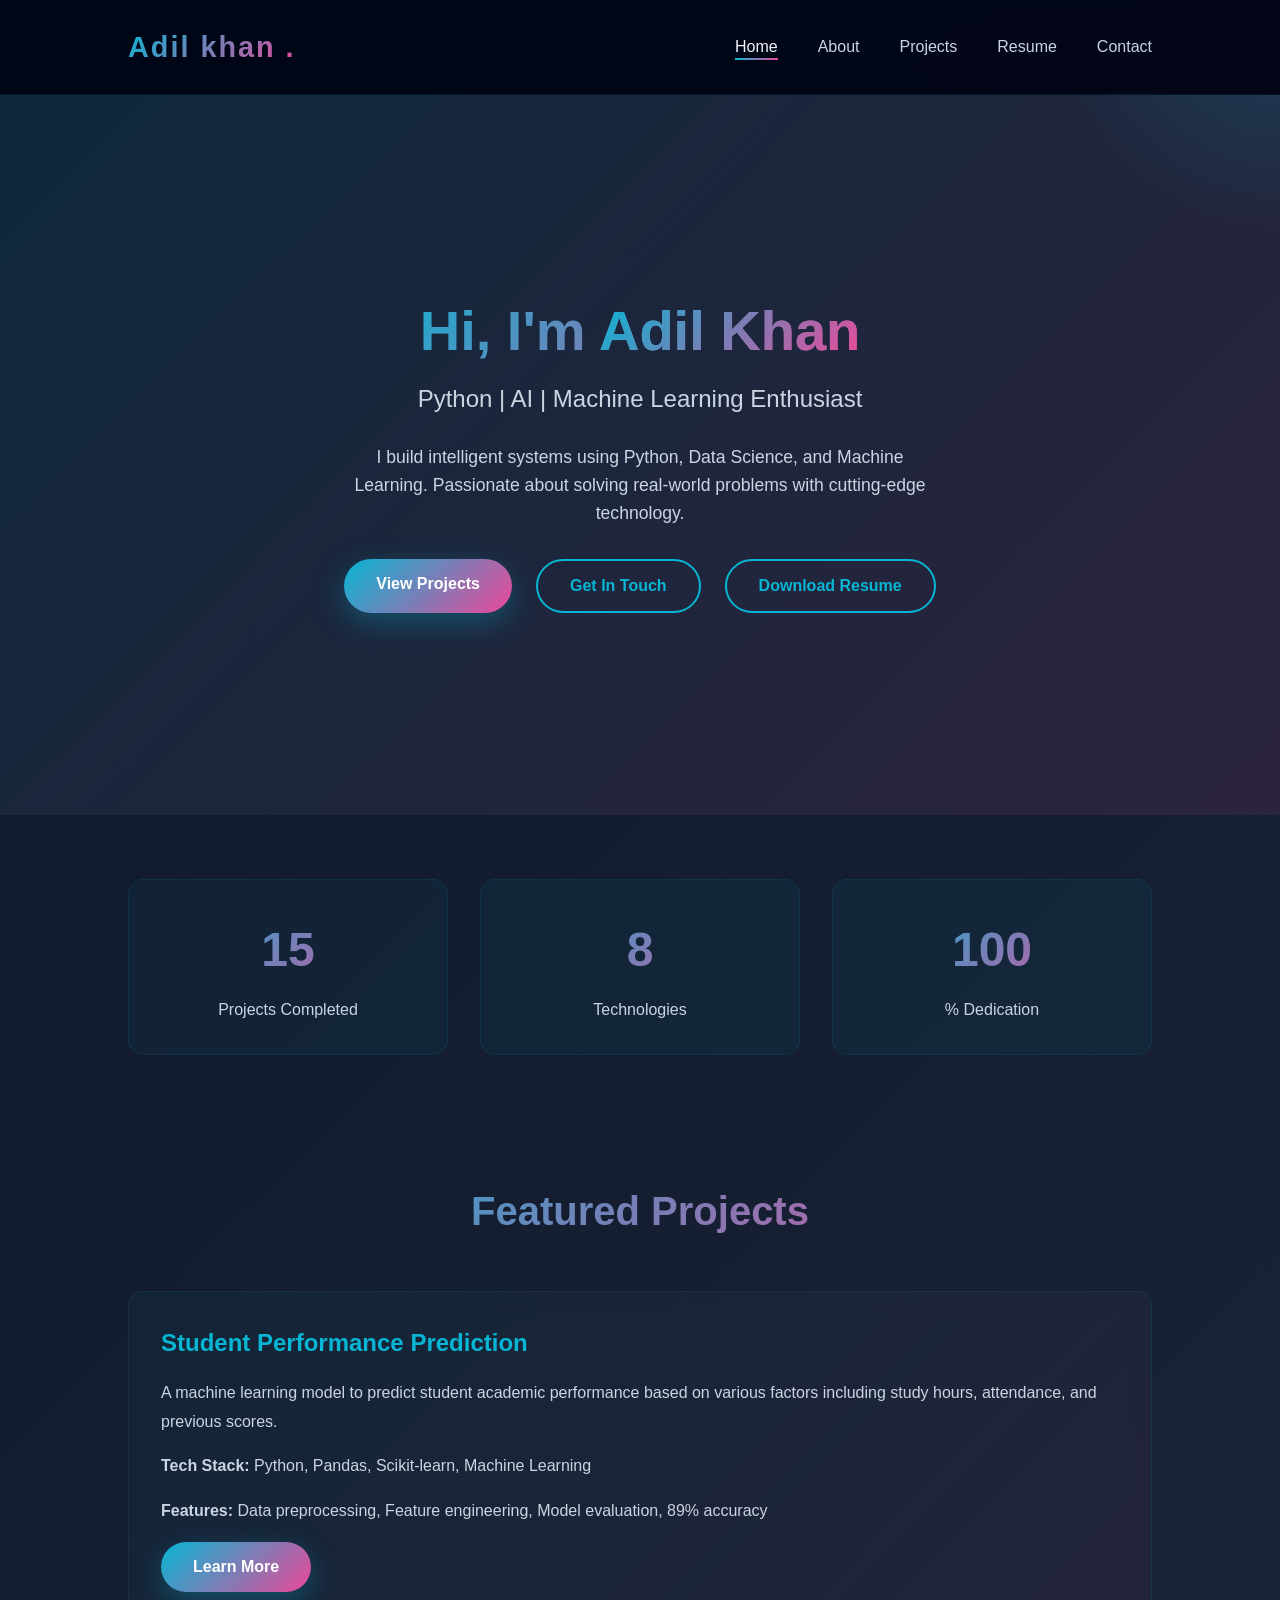
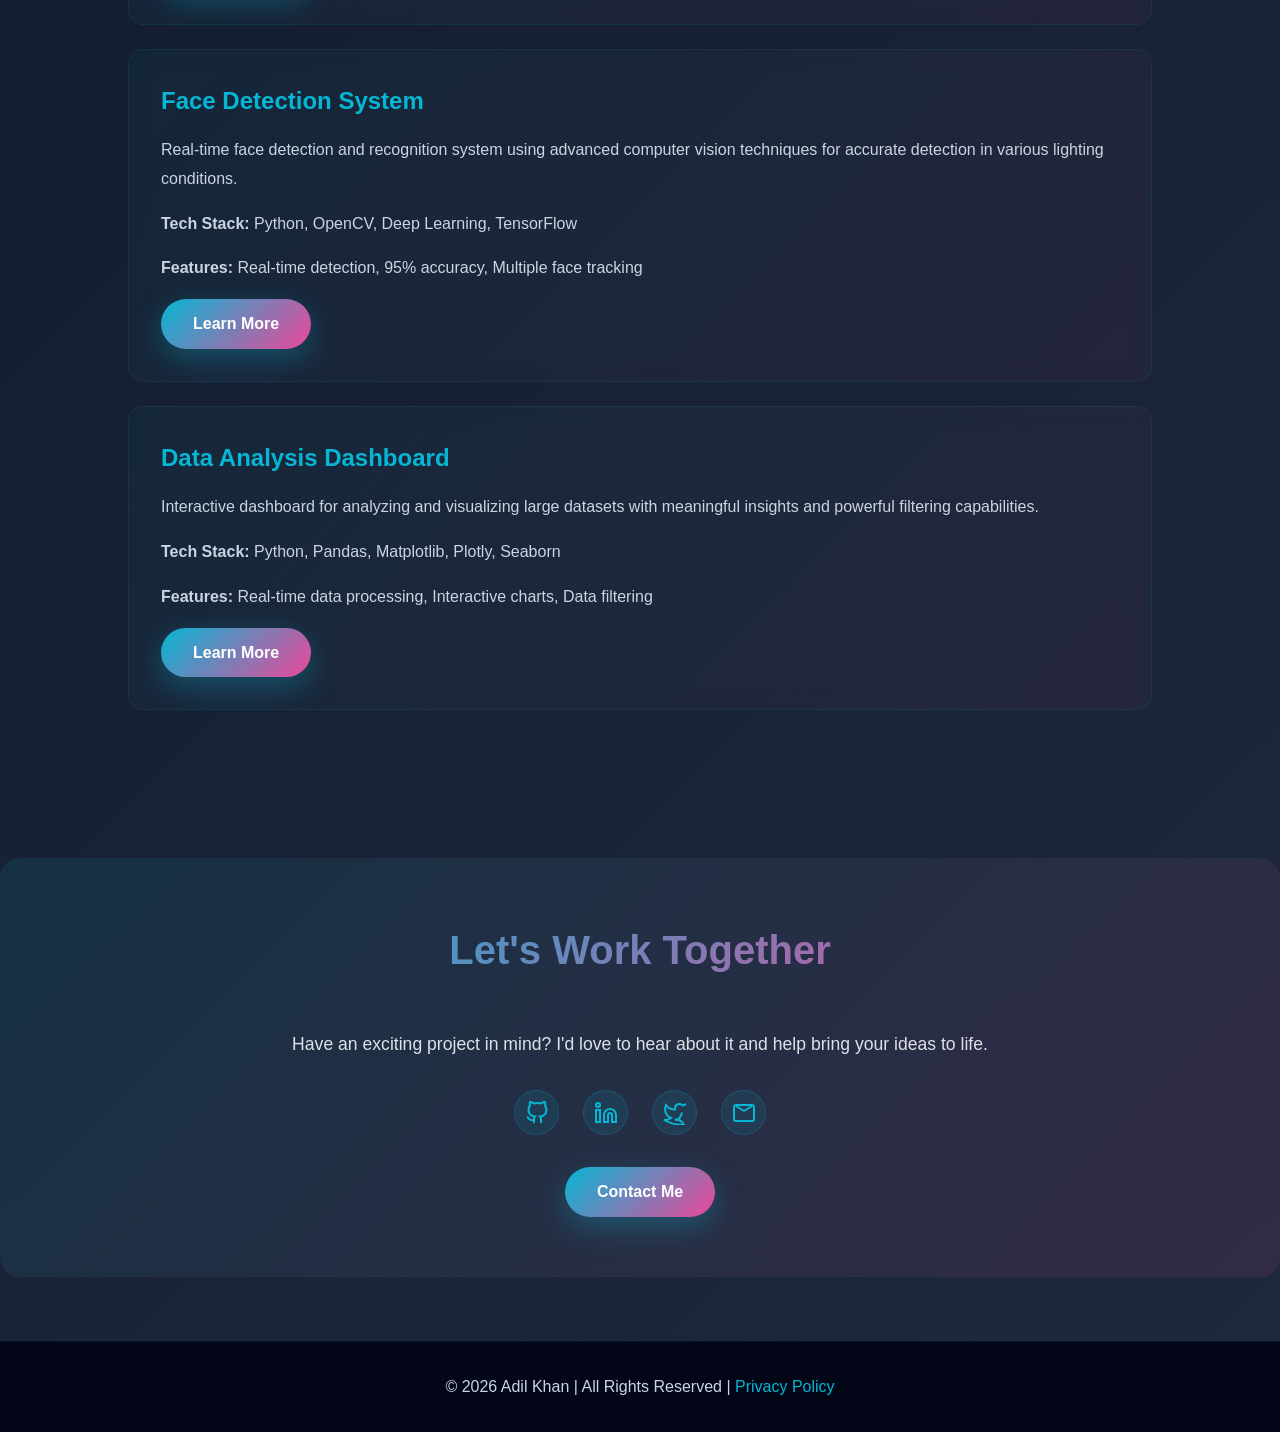
<file: index.html>
<!DOCTYPE html>
<html lang="en">
<head>
    <meta charset="UTF-8">
    <meta name="viewport" content="width=device-width, initial-scale=1.0">
    <title>Adil Khan | Portfolio</title>

    <link rel="stylesheet" href="css/style.css">
</head>
<body>

<!-- ===== NAVBAR ===== -->
<header>
    <nav class="navbar">
        <h2 class="logo">Adil khan <span>.</span></h2>
        <ul class="nav-links">
            <li><a href="index.html" class="active">Home</a></li>
            <li><a href="about.html">About</a></li>
            <li><a href="projects.html">Projects</a></li>
            <li><a href="resume.html">Resume</a></li>
            <li><a href="contact.html">Contact</a></li>
        </ul>
    </nav>
</header>

<!-- ===== HERO SECTION ===== -->
<section class="hero">
    <div class="hero-content">
        <h1>Hi, I'm <span>Adil Khan</span></h1>
        <h3>Python | AI | Machine Learning Enthusiast</h3>
        <p>
            I build intelligent systems using Python, Data Science, 
            and Machine Learning. Passionate about solving real-world 
            problems with cutting-edge technology.
        </p>

        <div class="hero-buttons">
            <a href="projects.html" class="btn">View Projects</a>
            <a href="contact.html" class="btn btn-outline">Get In Touch</a>
            <a href="resume.txt" download="Sohil_Khan_Resume.txt" class="btn btn-outline">Download Resume</a>
        </div>
    </div>
</section>

<!-- ===== STATS SECTION ===== -->
<section class="stats">
    <div class="stat">
        <div class="stat-number">15</div>
        <div class="stat-label">Projects Completed</div>
    </div>
    <div class="stat">
        <div class="stat-number">8</div>
        <div class="stat-label">Technologies</div>
    </div>
    <div class="stat">
        <div class="stat-number">100</div>
        <div class="stat-label">% Dedication</div>
    </div>
</section>

<!-- ===== FEATURED PROJECTS ===== -->
<section id="projects" class="projects-section">
    <h1>Featured Projects</h1>
    
    <div class="project-card">
        <h3>Student Performance Prediction</h3>
        <p>A machine learning model to predict student academic performance based on various factors including study hours, attendance, and previous scores.</p>
        <p><strong>Tech Stack:</strong> Python, Pandas, Scikit-learn, Machine Learning</p>
        <p><strong>Features:</strong> Data preprocessing, Feature engineering, Model evaluation, 89% accuracy</p>
        <a href="projects.html" class="btn">Learn More</a>
    </div>

    <div class="project-card">
        <h3>Face Detection System</h3>
        <p>Real-time face detection and recognition system using advanced computer vision techniques for accurate detection in various lighting conditions.</p>
        <p><strong>Tech Stack:</strong> Python, OpenCV, Deep Learning, TensorFlow</p>
        <p><strong>Features:</strong> Real-time detection, 95% accuracy, Multiple face tracking</p>
        <a href="projects.html" class="btn">Learn More</a>
    </div>

    <div class="project-card">
        <h3>Data Analysis Dashboard</h3>
        <p>Interactive dashboard for analyzing and visualizing large datasets with meaningful insights and powerful filtering capabilities.</p>
        <p><strong>Tech Stack:</strong> Python, Pandas, Matplotlib, Plotly, Seaborn</p>
        <p><strong>Features:</strong> Real-time data processing, Interactive charts, Data filtering</p>
        <a href="projects.html" class="btn">Learn More</a>
    </div>
</section>

<!-- ===== CTA SECTION ===== -->
<section id="contact-cta" class="cta-section">
    <h1>Let's Work Together</h1>
    <p style="font-size: 1.1rem; margin-bottom: 2rem; opacity: 0.9;">
        Have an exciting project in mind? I'd love to hear about it and help bring your ideas to life.
    </p>
    <div class="social-links" style="justify-content: center; margin-bottom: 2rem;">
        <a href="https://github.com" target="_blank" rel="noopener noreferrer" title="GitHub">
            <svg width="24" height="24" viewBox="0 0 24 24" fill="none" stroke="currentColor" stroke-width="2">
                <path d="M9 19c-5 1.5-5-2.5-7-3m14 6v-3.87a3.37 3.37 0 0 0-.94-2.61c3.14-.35 6.44-1.54 6.44-7A5.44 5.44 0 0 0 20 4.77 5.07 5.07 0 0 0 19.91 1S18.73.65 16 2.48a13.38 13.38 0 0 0-7 0C6.27.65 5.09 1 5.09 1A5.07 5.07 0 0 0 5 4.77a5.44 5.44 0 0 0-1.5 3.78c0 5.42 3.3 6.61 6.44 7A3.37 3.37 0 0 0 9 18.13V22"></path>
            </svg>
        </a>
        <a href="https://linkedin.com" target="_blank" rel="noopener noreferrer" title="LinkedIn">
            <svg width="24" height="24" viewBox="0 0 24 24" fill="none" stroke="currentColor" stroke-width="2">
                <path d="M16 8a6 6 0 0 1 6 6v7h-4v-7a2 2 0 0 0-2-2 2 2 0 0 0-2 2v7h-4v-7a6 6 0 0 1 6-6zM2 9h4v12H2z"></path>
                <circle cx="4" cy="4" r="2"></circle>
            </svg>
        </a>
        <a href="https://twitter.com" target="_blank" rel="noopener noreferrer" title="Twitter">
            <svg width="24" height="24" viewBox="0 0 24 24" fill="none" stroke="currentColor" stroke-width="2">
                <path d="M23 3a10.9 10.9 0 0 1-3.14 1.53 4.48 4.48 0 0 0-7.86 3v1A10.66 10.66 0 0 1 3 4s-4 9 5 13a11.64 11.64 0 0 1-7 2s9 5 20 5a9.5 9.5 0 0 0-9-5.5c4.75 2.25 7-7 7-7"></path>
            </svg>
        </a>
        <a href="mailto:sohilkhan0761076@gmail.com" title="Email">
            <svg width="24" height="24" viewBox="0 0 24 24" fill="none" stroke="currentColor" stroke-width="2">
                <rect x="2" y="4" width="20" height="16" rx="2"></rect>
                <path d="m12 10 8-5M12 10l-8-5"></path>
            </svg>
        </a>
    </div>
    <a href="contact.html" class="btn">Contact Me</a>
</section>

<footer>
    <p>&copy; 2026 Adil Khan | All Rights Reserved | <a href="#" style="color: var(--primary); text-decoration: none;">Privacy Policy</a></p>
</footer>

<script src="js/script.js"></script>
</body>
</html>
</file>
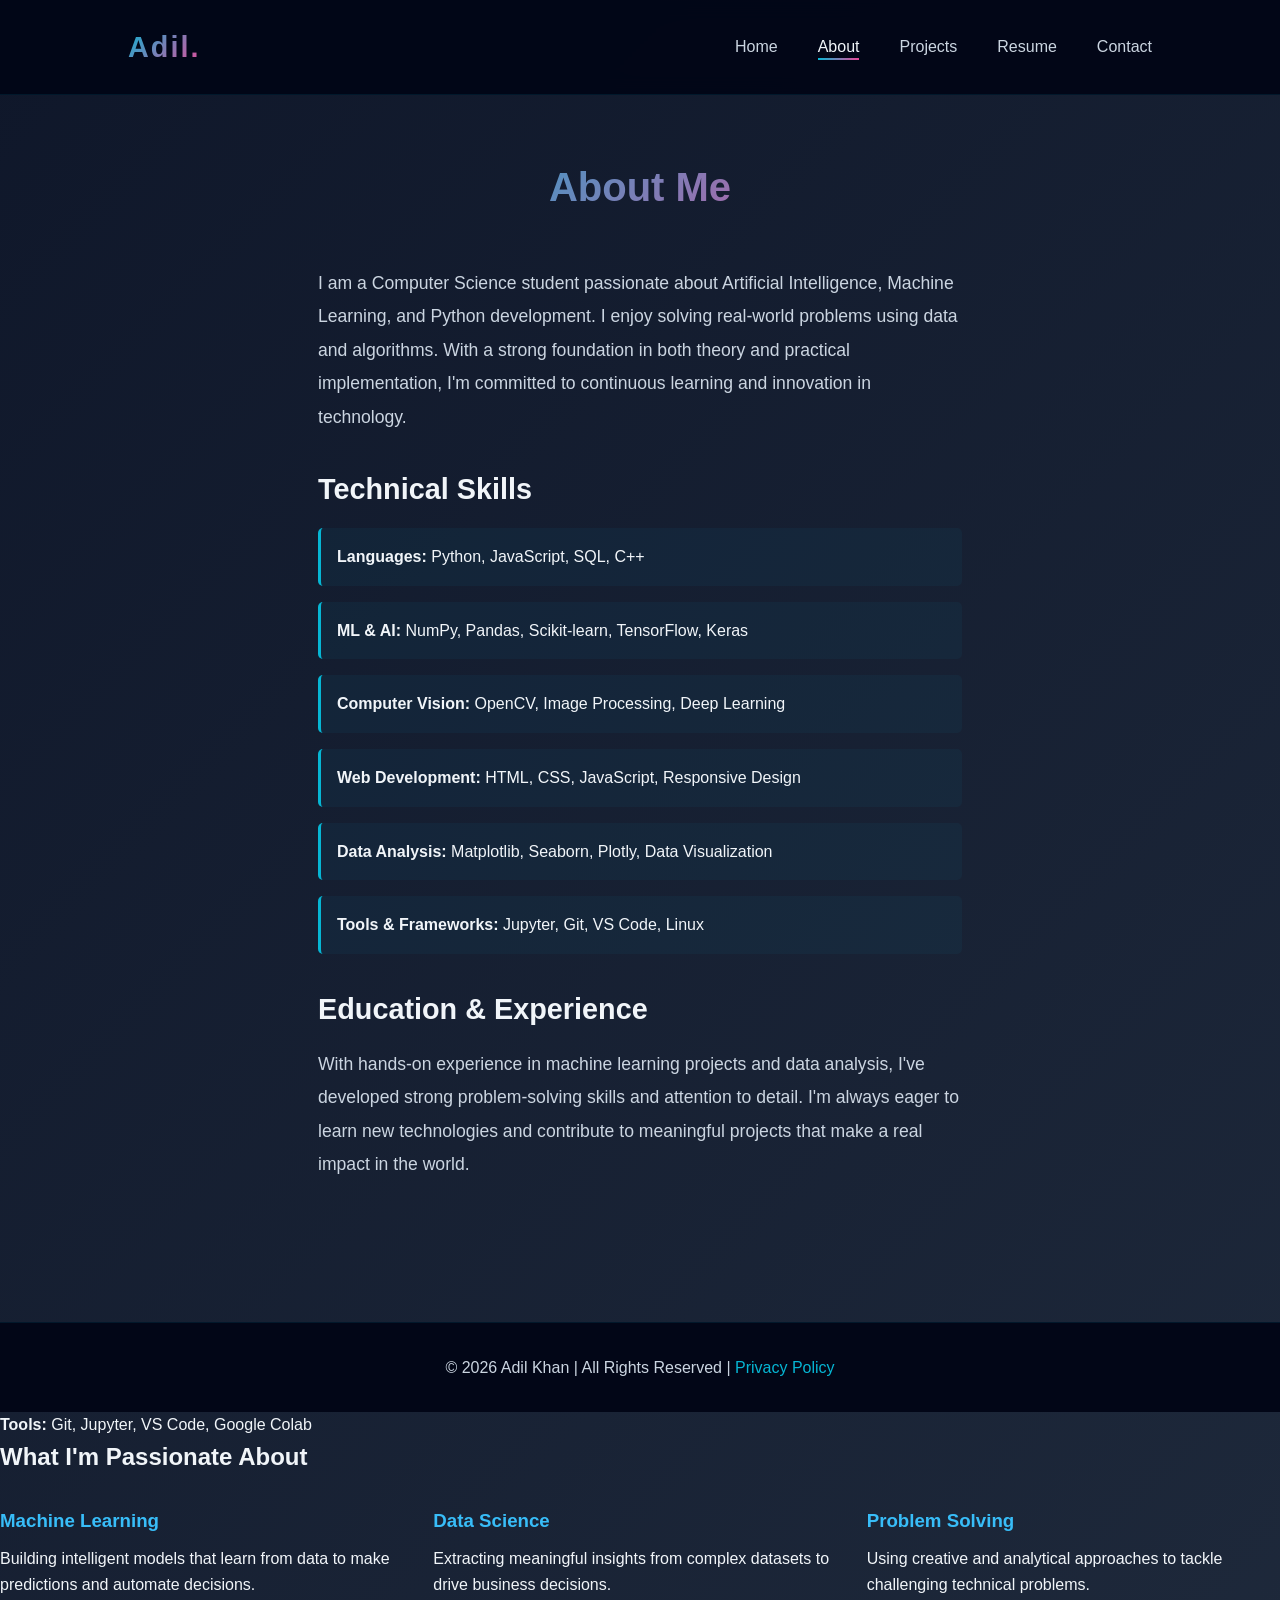
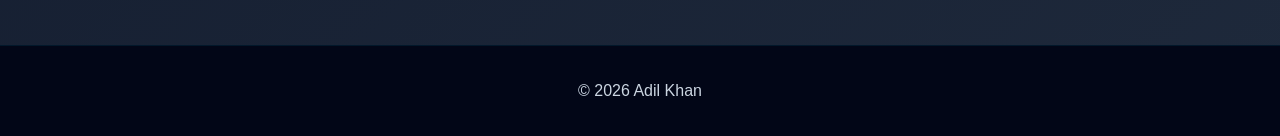
<file: about.html>
<!DOCTYPE html>
<html lang="en">
<head>
    <meta charset="UTF-8">
    <meta name="viewport" content="width=device-width, initial-scale=1.0">
    <title>About | Adil Khan</title>
    <link rel="stylesheet" href="css/style.css">
</head>
<body>

<header>
    <nav class="navbar">
        <h2 class="logo">Adil<span>.</span></h2>
        <ul class="nav-links">
            <li><a href="index.html">Home</a></li>
            <li><a href="about.html" class="active">About</a></li>
            <li><a href="projects.html">Projects</a></li>
            <li><a href="resume.html">Resume</a></li>
            <li><a href="contact.html">Contact</a></li>
        </ul>
    </nav>
</header>

<section class="about">
    <h1>About Me</h1>
    <p>
        I am a Computer Science student passionate about 
        Artificial Intelligence, Machine Learning, and Python development.
        I enjoy solving real-world problems using data and algorithms.
        With a strong foundation in both theory and practical implementation,
        I'm committed to continuous learning and innovation in technology.
    </p>

    <h2>Technical Skills</h2>
    <ul class="skills">
        <li>
            <strong>Languages:</strong> Python, JavaScript, SQL, C++
        </li>
        <li>
            <strong>ML & AI:</strong> NumPy, Pandas, Scikit-learn, TensorFlow, Keras
        </li>
        <li>
            <strong>Computer Vision:</strong> OpenCV, Image Processing, Deep Learning
        </li>
        <li>
            <strong>Web Development:</strong> HTML, CSS, JavaScript, Responsive Design
        </li>
        <li>
            <strong>Data Analysis:</strong> Matplotlib, Seaborn, Plotly, Data Visualization
        </li>
        <li>
            <strong>Tools & Frameworks:</strong> Jupyter, Git, VS Code, Linux
        </li>
    </ul>

    <h2>Education & Experience</h2>
    <p>
        With hands-on experience in machine learning projects and data analysis,
        I've developed strong problem-solving skills and attention to detail.
        I'm always eager to learn new technologies and contribute to meaningful projects
        that make a real impact in the world.
    </p>
</section>

<footer>
    <p>&copy; 2026 Adil Khan | All Rights Reserved | <a href="#" style="color: var(--primary); text-decoration: none;">Privacy Policy</a></p>
</footer>
            <strong>Tools:</strong> Git, Jupyter, VS Code, Google Colab
        </li>
    </ul>

    <h2>What I'm Passionate About</h2>
    <div style="display: grid; grid-template-columns: repeat(auto-fit, minmax(250px, 1fr)); gap: 20px; margin-top: 30px;">
        <div class="skill-item">
            <h3 style="color: #38bdf8; margin-bottom: 10px;">Machine Learning</h3>
            <p>Building intelligent models that learn from data to make predictions and automate decisions.</p>
        </div>
        <div class="skill-item">
            <h3 style="color: #38bdf8; margin-bottom: 10px;">Data Science</h3>
            <p>Extracting meaningful insights from complex datasets to drive business decisions.</p>
        </div>
        <div class="skill-item">
            <h3 style="color: #38bdf8; margin-bottom: 10px;">Problem Solving</h3>
            <p>Using creative and analytical approaches to tackle challenging technical problems.</p>
        </div>
    </div>
</section>

<footer>
    <p>© 2026 Adil Khan</p>
</footer>

</body>
</html>
</file>
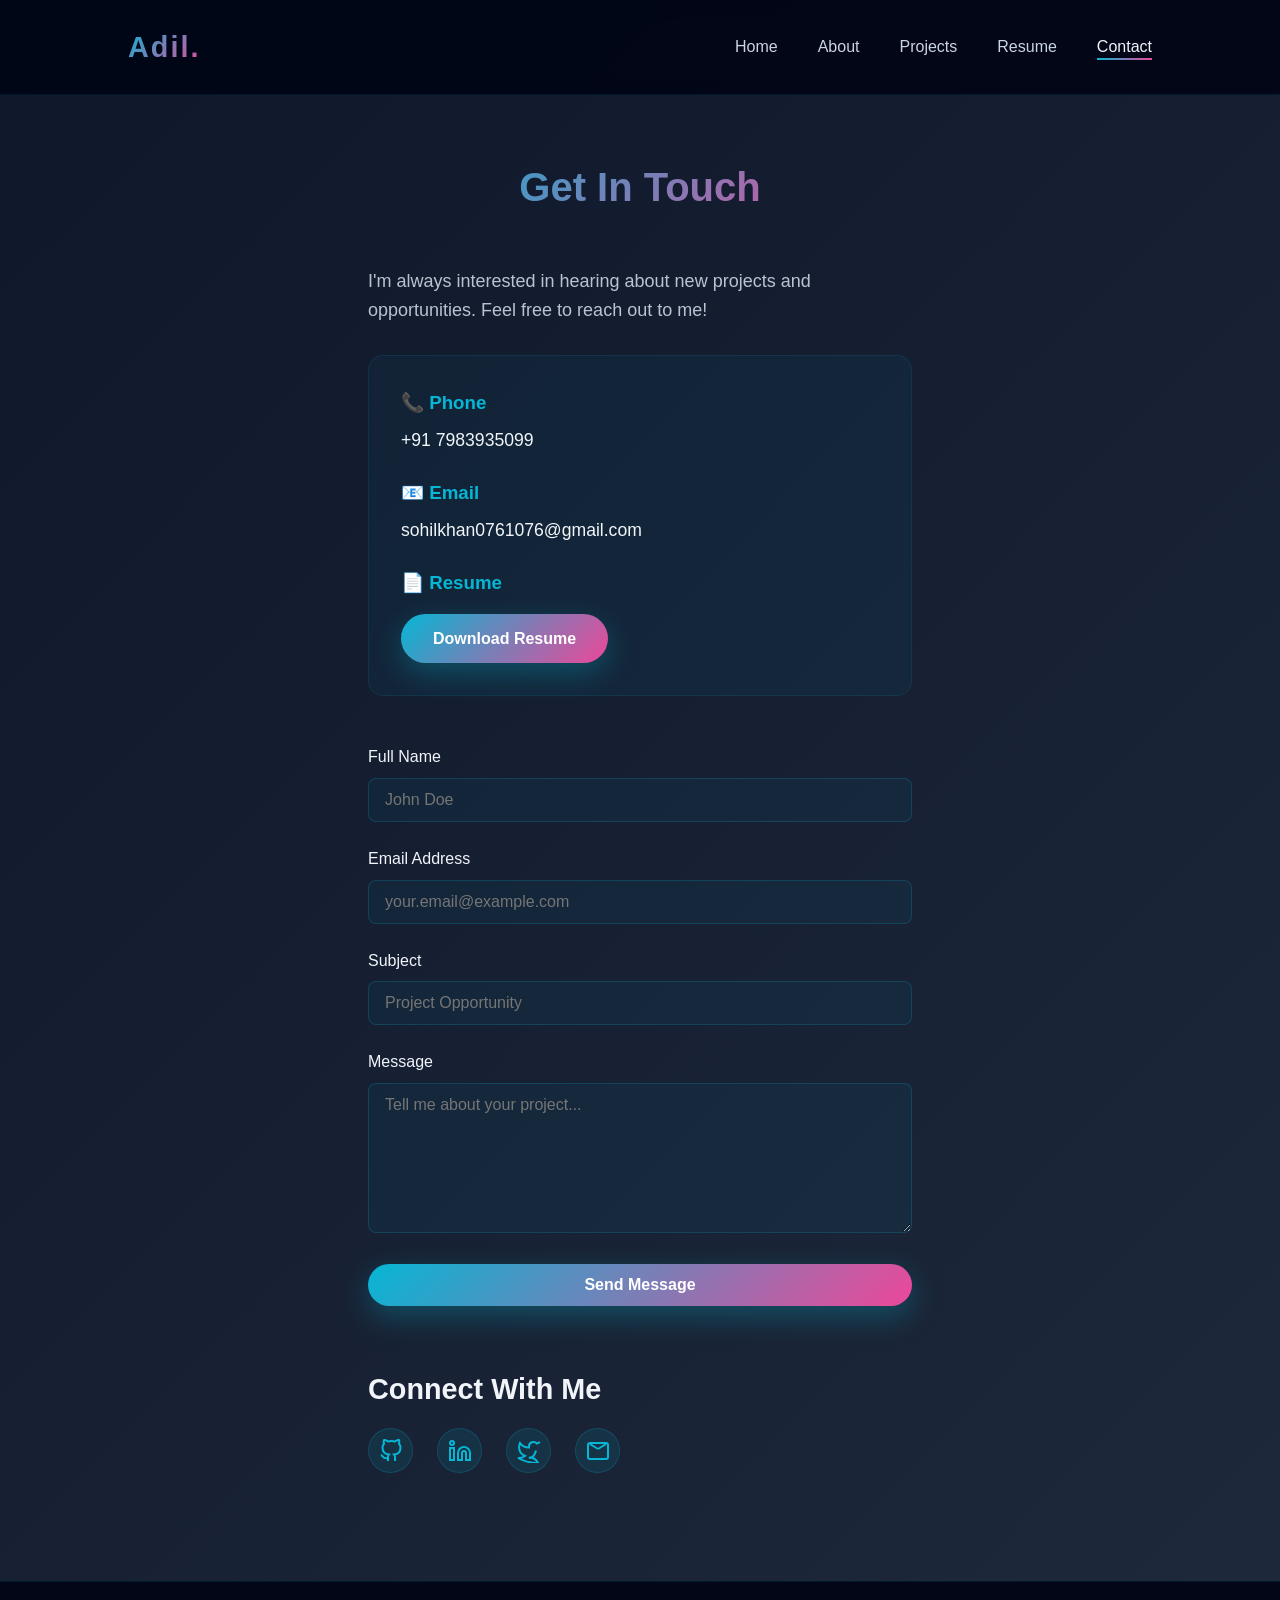
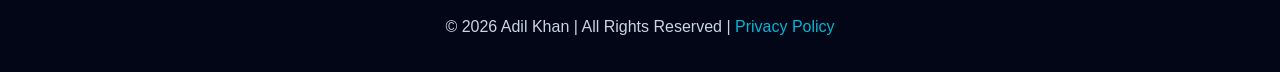
<file: contact.html>
<!DOCTYPE html>
<html lang="en">
<head>
    <meta charset="UTF-8">
    <meta name="viewport" content="width=device-width, initial-scale=1.0">
    <title>Contact | Adil Khan</title>
    <link rel="stylesheet" href="css/style.css">
</head>
<body>

<!-- ===== NAVBAR ===== -->
<header>
    <nav class="navbar">
        <h2 class="logo">Adil<span>.</span></h2>
        <ul class="nav-links">
            <li><a href="index.html">Home</a></li>
            <li><a href="about.html">About</a></li>
            <li><a href="projects.html">Projects</a></li>
            <li><a href="resume.html">Resume</a></li>
            <li><a href="contact.html" class="active">Contact</a></li>
        </ul>
    </nav>
</header>

<!-- ===== CONTACT SECTION ===== -->
<section class="contact">
    <h1>Get In Touch</h1>
    <p style="margin-bottom: 30px; font-size: 18px; opacity: 0.9;">
        I'm always interested in hearing about new projects and opportunities. 
        Feel free to reach out to me!
    </p>

    <div class="contact-info" style="background: rgba(6, 182, 212, 0.05); border: 1px solid rgba(6, 182, 212, 0.1); padding: 2rem; border-radius: 15px; margin-bottom: 3rem; max-width: 600px; margin-left: auto; margin-right: auto;">
        <div style="margin-bottom: 1.5rem;">
            <h3 style="color: var(--primary); margin-bottom: 0.5rem;">📞 Phone</h3>
            <p><a href="tel:7983935099" style="color: var(--text-light); text-decoration: none;">+91 7983935099</a></p>
        </div>
        <div style="margin-bottom: 1.5rem;">
            <h3 style="color: var(--primary); margin-bottom: 0.5rem;">📧 Email</h3>
            <p><a href="mailto:sohilkhan0761076@gmail.com" style="color: var(--text-light); text-decoration: none;">sohilkhan0761076@gmail.com</a></p>
        </div>
        <div>
            <h3 style="color: var(--primary); margin-bottom: 0.5rem;">📄 Resume</h3>
            <a href="resume.txt" download="Sohil_Khan_Resume.txt" class="btn" style="display: inline-block; margin-top: 0.5rem;">Download Resume</a>
        </div>
    </div>

    <form class="contact-form" id="contact-form">
        <div class="form-group">
            <label for="name">Full Name</label>
            <input type="text" id="name" name="name" placeholder="John Doe" required>
        </div>

        <div class="form-group">
            <label for="email">Email Address</label>
            <input type="email" id="email" name="email" placeholder="your.email@example.com" required>
        </div>

        <div class="form-group">
            <label for="subject">Subject</label>
            <input type="text" id="subject" name="subject" placeholder="Project Opportunity" required>
        </div>

        <div class="form-group">
            <label for="message">Message</label>
            <textarea id="message" name="message" placeholder="Tell me about your project..." required></textarea>
        </div>

        <button type="submit" class="btn" style="width: 100%; max-width: none;">Send Message</button>
    </form>

    <div style="margin-top: 60px;">
        <h2>Connect With Me</h2>
        <div class="social-links">
            <a href="https://github.com" target="_blank" title="GitHub">
                <svg width="24" height="24" viewBox="0 0 24 24" fill="none" stroke="currentColor" stroke-width="2">
                    <path d="M9 19c-5 1.5-5-2.5-7-3m14 6v-3.87a3.37 3.37 0 0 0-.94-2.61c3.14-.35 6.44-1.54 6.44-7A5.44 5.44 0 0 0 20 4.77 5.07 5.07 0 0 0 19.91 1S18.73.65 16 2.48a13.38 13.38 0 0 0-7 0C6.27.65 5.09 1 5.09 1A5.07 5.07 0 0 0 5 4.77a5.44 5.44 0 0 0-1.5 3.78c0 5.42 3.3 6.61 6.44 7A3.37 3.37 0 0 0 9 18.13V22"></path>
                </svg>
            </a>
            <a href="https://linkedin.com" target="_blank" title="LinkedIn">
                <svg width="24" height="24" viewBox="0 0 24 24" fill="none" stroke="currentColor" stroke-width="2">
                    <path d="M16 8a6 6 0 0 1 6 6v7h-4v-7a2 2 0 0 0-2-2 2 2 0 0 0-2 2v7h-4v-7a6 6 0 0 1 6-6zM2 9h4v12H2z"></path>
                    <circle cx="4" cy="4" r="2"></circle>
                </svg>
            </a>
            <a href="https://twitter.com" target="_blank" title="Twitter">
                <svg width="24" height="24" viewBox="0 0 24 24" fill="none" stroke="currentColor" stroke-width="2">
                    <path d="M23 3a10.9 10.9 0 0 1-3.14 1.53 4.48 4.48 0 0 0-7.86 3v1A10.66 10.66 0 0 1 3 4s-4 9 5 13a11.64 11.64 0 0 1-7 2s9 5 20 5a9.5 9.5 0 0 0-9-5.5c4.75 2.25 7-7 7-7"></path>
                </svg>
            </a>
            <a href="mailto:sohilkhan0761076@gmail.com" title="Email">
                <svg width="24" height="24" viewBox="0 0 24 24" fill="none" stroke="currentColor" stroke-width="2">
                    <rect x="2" y="4" width="20" height="16" rx="2"></rect>
                    <path d="m12 10 8-5M12 10l-8-5"></path>
                </svg>
            </a>
        </div>
    </div>
</section>

<footer>
    <p>&copy; 2026 Adil Khan | All Rights Reserved | <a href="#" style="color: var(--primary); text-decoration: none;">Privacy Policy</a></p>
</footer>

<script src="js/script.js"></script>
</body>
</html>
</file>
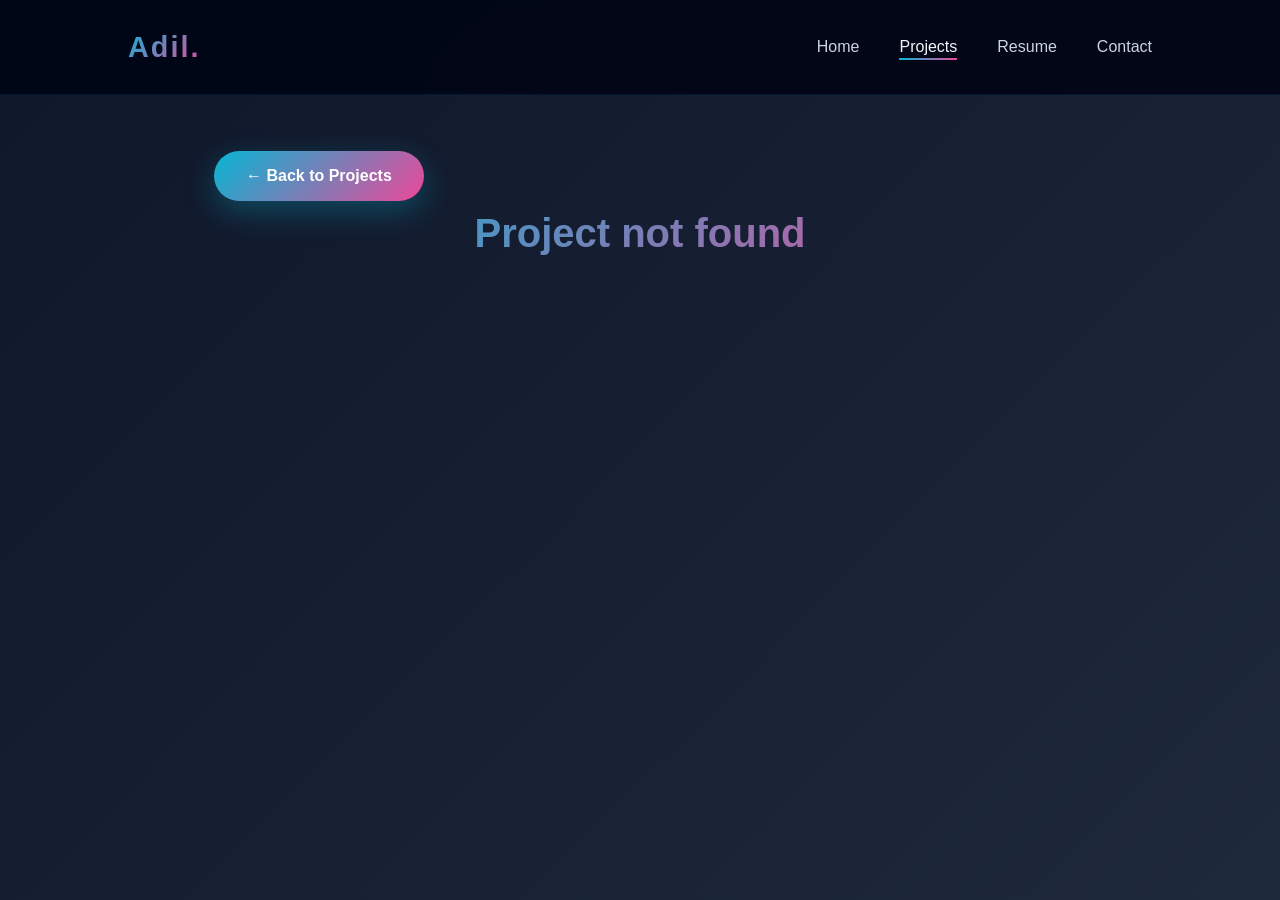
<file: project-template.html>
<!DOCTYPE html>
<html lang="en">
<head>
  <meta charset="utf-8">
  <meta name="viewport" content="width=device-width, initial-scale=1">
  <title>Project Details</title>
  <link rel="stylesheet" href="css/style.css">
  <style>
    .project-detail {max-width:900px; margin:2rem auto; padding:1.5rem}
    .meta {color:var(--text-muted); margin-bottom:1rem}
  </style>
</head>
<body>
  <header>
    <nav class="navbar">
      <h2 class="logo">Adil<span>.</span></h2>
      <ul class="nav-links">
        <li><a href="index.html">Home</a></li>
        <li><a href="projects.html" class="active">Projects</a></li>
        <li><a href="resume.html">Resume</a></li>
        <li><a href="contact.html">Contact</a></li>
      </ul>
    </nav>
  </header>

  <section class="project-detail">
    <a href="projects.html" class="btn outline">← Back to Projects</a>
    <h1 id="proj-title">Loading…</h1>
    <div class="meta" id="proj-meta"></div>
    <p id="proj-desc"></p>
    <div id="proj-links" style="margin-top:1rem"></div>
  </section>

  <script>
    function getQueryParam(name){
      const params = new URLSearchParams(window.location.search);
      return params.get(name);
    }

    async function load() {
      const id = getQueryParam('id');
      try{
        const res = await fetch('projects/data/projects.json');
        const projects = await res.json();
        const p = projects.find(x => x.id === id);
        if (!p) {
          document.getElementById('proj-title').textContent = 'Project not found';
          document.getElementById('proj-desc').textContent = '';
          return;
        }
        document.getElementById('proj-title').textContent = p.title;
        document.getElementById('proj-meta').textContent = p.tech.join(', ');
        document.getElementById('proj-desc').textContent = p.description;
        const links = document.getElementById('proj-links');
        if (p.github) links.innerHTML += `<a class="btn" href="${p.github}" target="_blank">GitHub</a>`;
        if (p.demo) links.innerHTML += `<a class="btn outline" href="${p.demo}" target="_blank" style="margin-left:0.5rem">Demo</a>`;
      }catch(err){
        document.getElementById('proj-title').textContent = 'Failed to load project';
        console.error(err);
      }
    }
    document.addEventListener('DOMContentLoaded', load);
  </script>
</body>
</html>
</file>
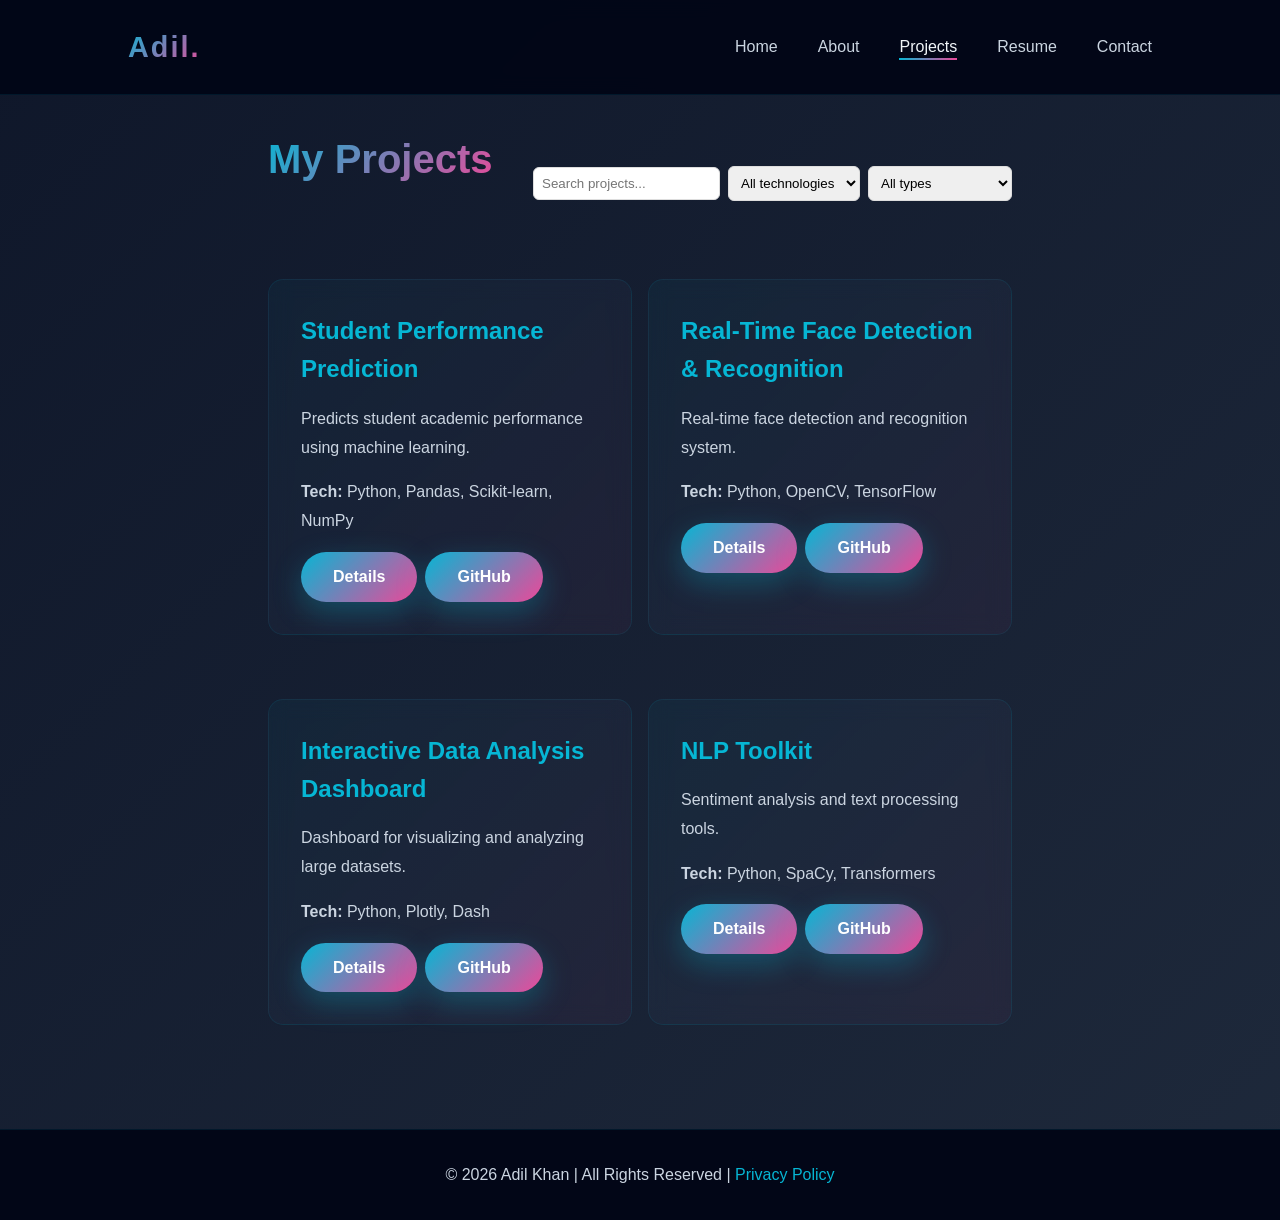
<file: projects.html>
<!DOCTYPE html>
<html lang="en">
<head>
    <meta charset="UTF-8">
    <meta name="viewport" content="width=device-width, initial-scale=1.0">
    <title>Projects | Adil Khan</title>
    <link rel="stylesheet" href="css/style.css">
</head>
<body>

<header>
    <nav class="navbar">
        <h2 class="logo">Adil<span>.</span></h2>
        <ul class="nav-links">
            <li><a href="index.html">Home</a></li>
            <li><a href="about.html">About</a></li>
            <li><a href="projects.html" class="active">Projects</a></li>
            <li><a href="resume.html">Resume</a></li>
            <li><a href="contact.html">Contact</a></li>
        </ul>
    </nav>
</header>

<section class="projects" style="padding: 2rem 10%;">
    <div style="display:flex; align-items:center; justify-content:space-between; gap:1rem;">
        <h1>My Projects</h1>
        <div style="display:flex; gap:0.5rem; align-items:center">
            <input id="projectSearch" placeholder="Search projects..." style="padding:0.5rem; border:1px solid #ddd; border-radius:6px" />
            <select id="techFilter" style="padding:0.5rem; border:1px solid #ddd; border-radius:6px">
                <option value="">All technologies</option>
            </select>
            <select id="typeFilter" style="padding:0.5rem; border:1px solid #ddd; border-radius:6px">
                <option value="">All types</option>
                <option value="ml">Machine Learning</option>
                <option value="cv">Computer Vision</option>
                <option value="ds">Data Science</option>
                <option value="nlp">NLP</option>
                <option value="web">Web / Demo</option>
            </select>
        </div>
    </div>

    <div id="projectsList" style="display:grid; grid-template-columns:repeat(auto-fit,minmax(260px,1fr)); gap:1rem; margin-top:1rem"></div>
</section>

<script src="js/projects.js"></script>

<footer>
    <p>&copy; 2026 Adil Khan | All Rights Reserved | <a href="#" style="color: var(--primary); text-decoration: none;">Privacy Policy</a></p>
</footer>

</body>
</html>
</file>
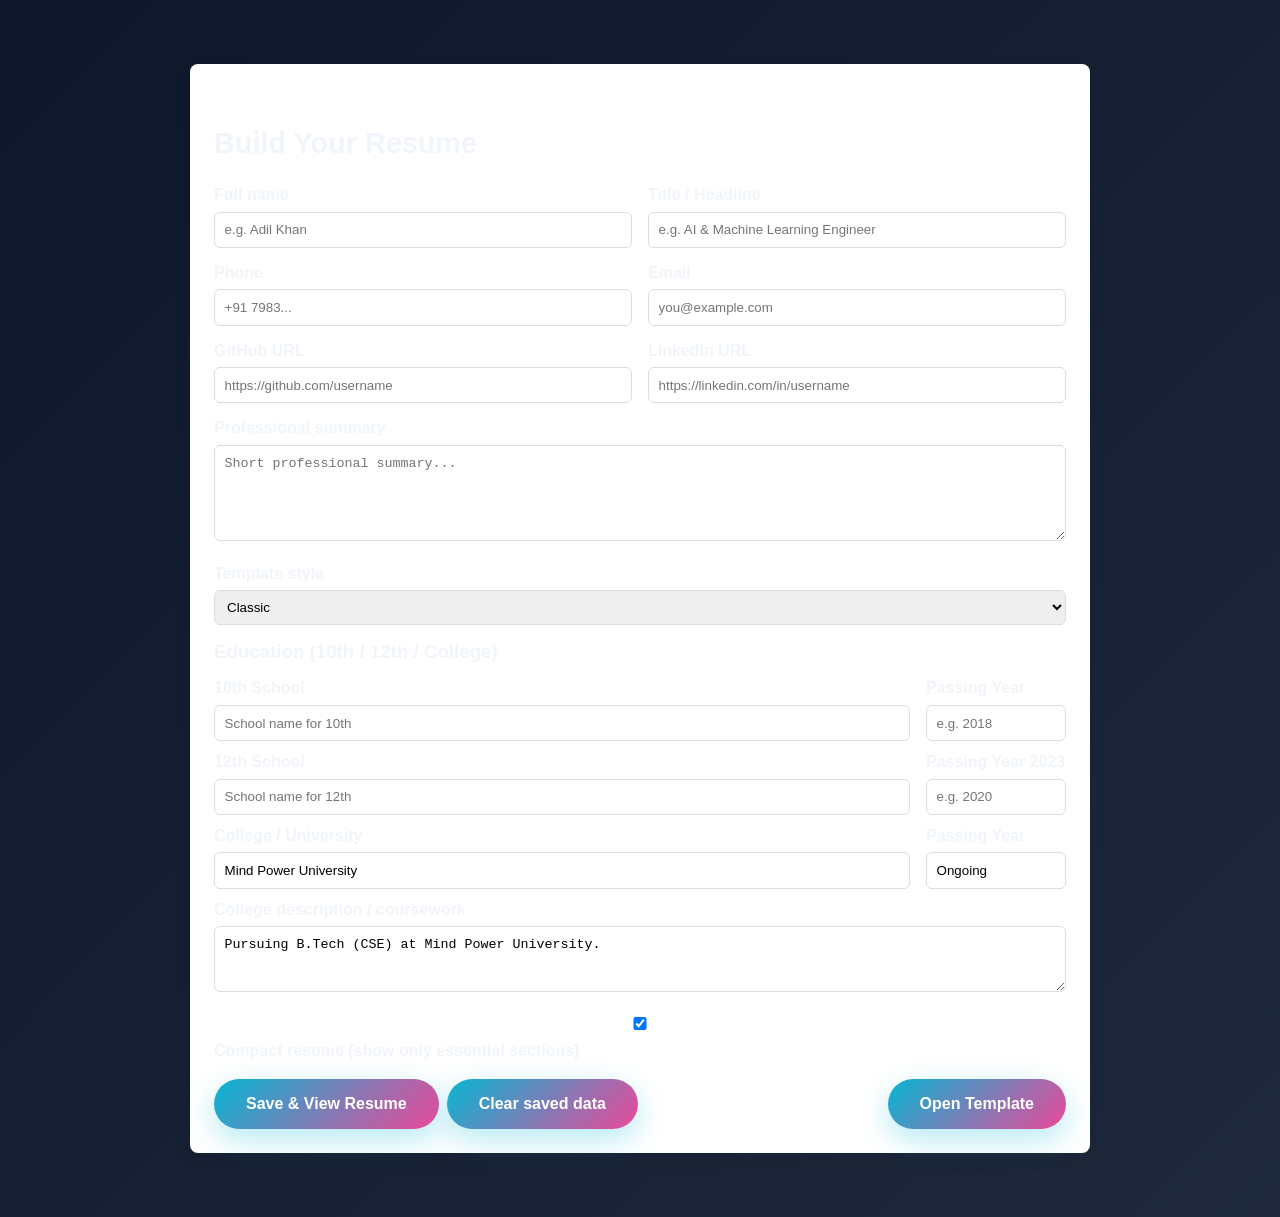
<file: resume-builder.html>
<!DOCTYPE html>
<html lang="en">
<head>
    <meta charset="UTF-8">
    <meta name="viewport" content="width=device-width, initial-scale=1.0">
    <title>Resume Builder</title>
    <link rel="stylesheet" href="css/style.css">
    <style>
        .builder {
            max-width: 900px;
            margin: 2rem auto;
            padding: 1.5rem;
            background: #fff;
            border-radius: 8px;
            box-shadow: 0 6px 18px rgba(0,0,0,0.06);
        }
        .builder .row {display:flex; gap:1rem;}
        .builder label {display:block; font-weight:600; margin-bottom:0.25rem}
        .builder input, .builder textarea {width:100%; padding:0.6rem; border:1px solid #ddd; border-radius:6px}
        .builder .actions {margin-top:1rem; display:flex; gap:0.5rem}
    </style>
</head>
<body>
<section style="padding: 2rem 10%;">
    <div class="builder">
        <h2>Build Your Resume</h2>
        <form id="resumeForm">
            <div class="row">
                <div style="flex:1">
                    <label for="name">Full name</label>
                    <input id="name" name="name" placeholder="e.g. Adil Khan" />
                </div>
                <div style="flex:1">
                    <label for="title">Title / Headline</label>
                    <input id="title" name="title" placeholder="e.g. AI & Machine Learning Engineer" />
                </div>
            </div>

            <div class="row" style="margin-top:0.75rem">
                <div style="flex:1">
                    <label for="phone">Phone</label>
                    <input id="phone" name="phone" placeholder="+91 7983..." />
                </div>
                <div style="flex:1">
                    <label for="email">Email</label>
                    <input id="email" name="email" placeholder="you@example.com" />
                </div>
            </div>

            <div class="row" style="margin-top:0.75rem">
                <div style="flex:1">
                    <label for="github">GitHub URL</label>
                    <input id="github" name="github" placeholder="https://github.com/username" />
                </div>
                <div style="flex:1">
                    <label for="linkedin">LinkedIn URL</label>
                    <input id="linkedin" name="linkedin" placeholder="https://linkedin.com/in/username" />
                </div>
            </div>

            <div style="margin-top:0.75rem">
                <label for="summary">Professional summary</label>
                <textarea id="summary" name="summary" rows="5" placeholder="Short professional summary..."></textarea>
            </div>

            <div style="margin-top:0.75rem">
                <label for="templateSelect">Template style</label>
                <select id="templateSelect" name="templateSelect" style="padding:0.5rem; border:1px solid #ddd; border-radius:6px; width:100%">
                    <option value="classic">Classic</option>
                    <option value="professional">Professional (compact, print-ready)</option>
                </select>
            </div>

            <div style="margin-top:0.75rem">
                <h3>Education (10th / 12th / College)</h3>
                <div class="row" style="margin-top:0.5rem">
                    <div style="flex:1">
                        <label for="school10">10th School</label>
                        <input id="school10" name="B S M INTER COLLAGE " placeholder="School name for 10th" />
                    </div>
                    <div style="width:140px">
                        <label for="year10">Passing Year</label>
                        <input id="year10" name="2021" placeholder="e.g. 2018" />
                    </div>
                </div>

                <div class="row" style="margin-top:0.5rem">
                    <div style="flex:1">
                        <label for="school12">12th School </label>
                        <input id="school12" name=" B S M INTER COLLAGE " placeholder="School name for 12th" />
                    </div>
                    <div style="width:140px">
                        <label for="year12">Passing Year  2023 </label>
                        <input id="year12" name="year12" placeholder="e.g. 2020" />
                    </div>
                </div>

                <div class="row" style="margin-top:0.5rem">
                    <div style="flex:1">
                        <label for="college">College / University</label>
                        <input id="college" name="Mind Power University Bhimatal " placeholder="College name" />
                    </div>
                    <div style="width:140px">
                        <label for="collegeYear">Passing Year</label>
                        <input id="collegeYear" name="2024" placeholder="e.g. 2024" />
                    </div>
                </div>
                    <div style="margin-top:0.5rem">
                        <label for="collegeDesc">College description / coursework</label>
                        <textarea id="collegeDesc" name="collegeDesc" rows="3" placeholder="Brief coursework or degree details"></textarea>
                    </div>
            </div>

            <div style="margin-top:0.75rem">
                <label><input type="checkbox" id="compact" name="compact" /> Compact resume (show only essential sections)</label>
            </div>

            <div class="actions">
                <button type="submit" class="btn">Save & View Resume</button>
                <button type="button" id="clearData" class="btn outline">Clear saved data</button>
                <a href="resume.html" class="btn" style="margin-left:auto">Open Template</a>
            </div>
        </form>
    </div>
</section>

<script src="js/resume-builder.js"></script>
</body>
</html>
</file>
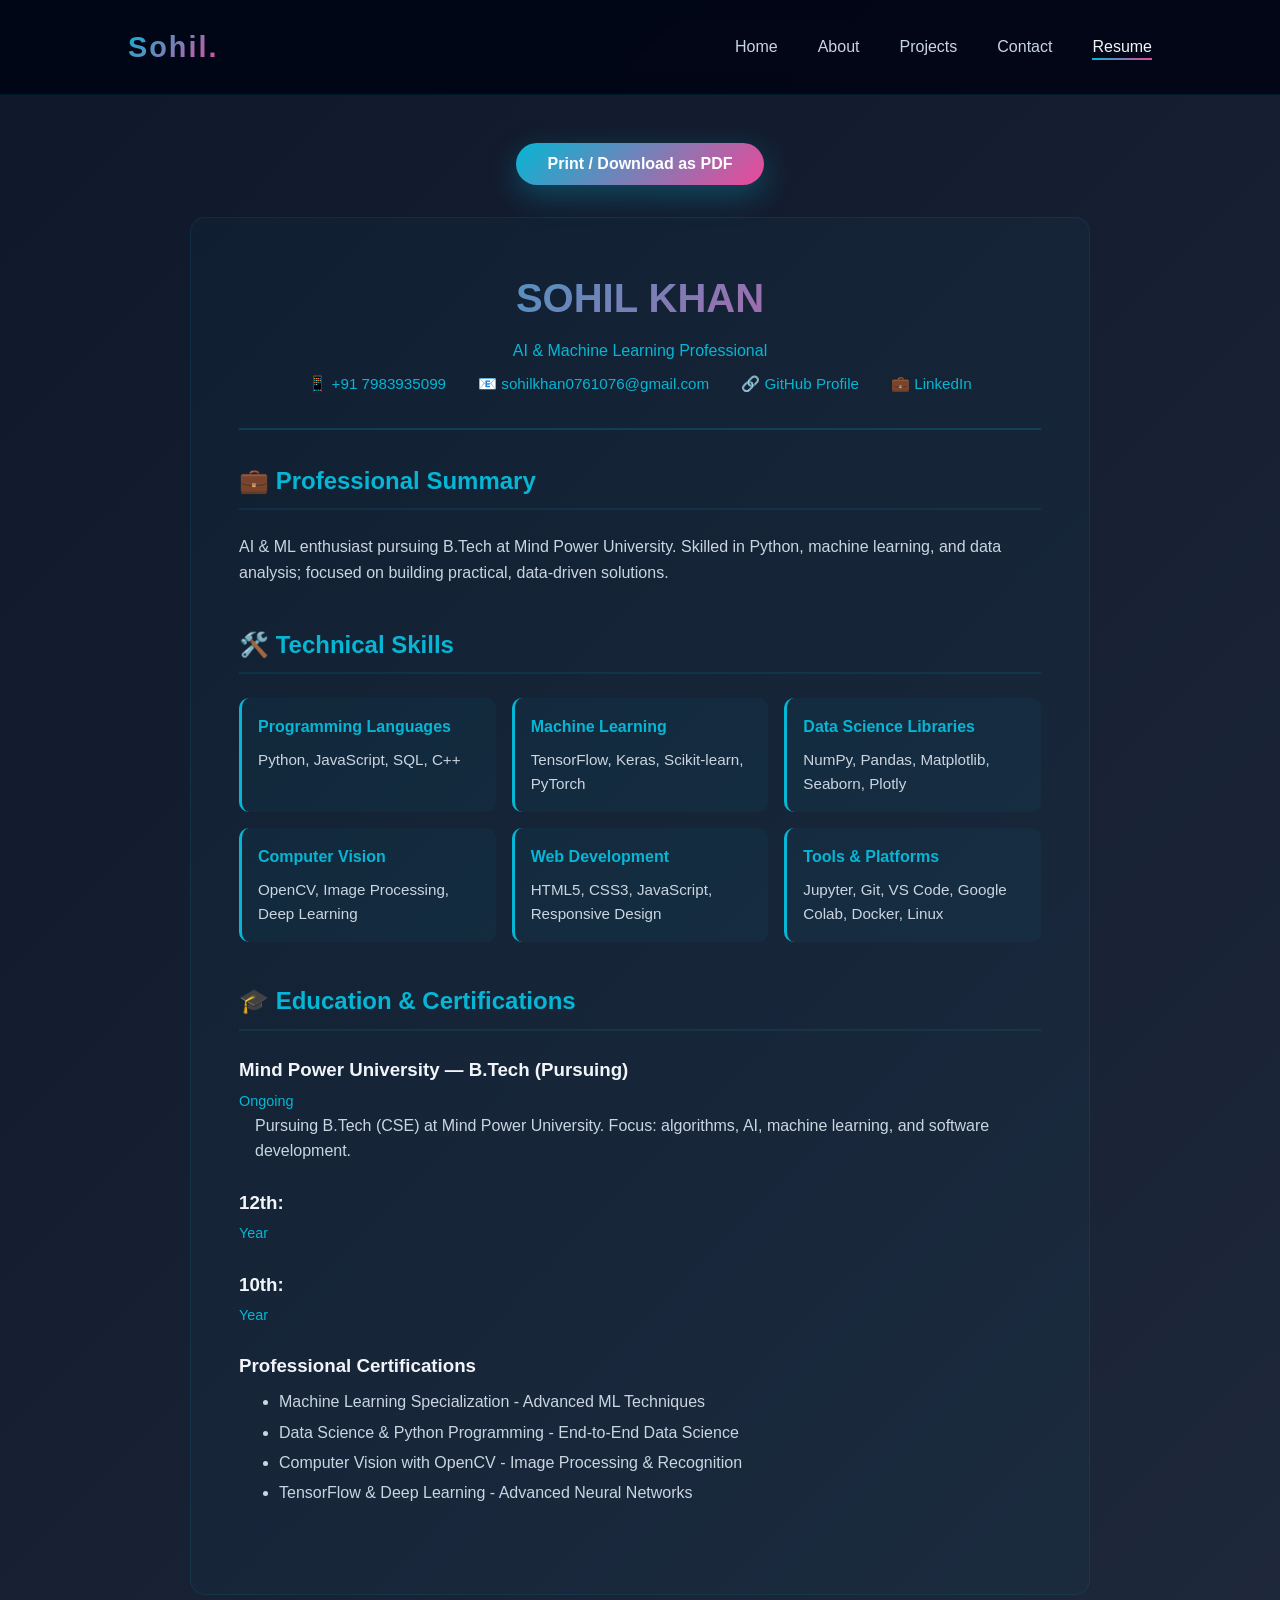
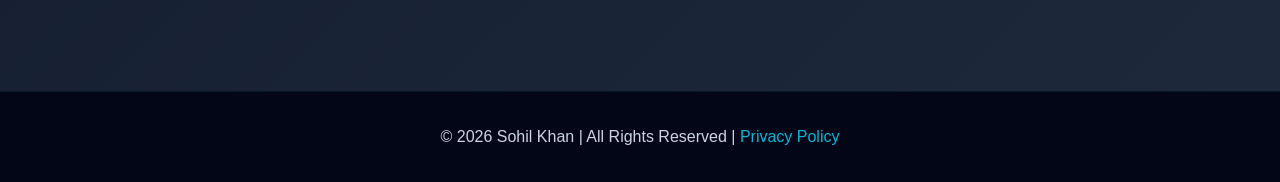
<file: resume.html>
<!DOCTYPE html>
<html lang="en">
<head>
    <meta charset="UTF-8">
    <meta name="viewport" content="width=device-width, initial-scale=1.0">
    <title>Resume | Sohil Khan</title>
    <link rel="stylesheet" href="css/style.css">
    <style>
        .resume-container {
            max-width: 900px;
            margin: 0 auto;
            background: rgba(6, 182, 212, 0.03);
            padding: 3rem;
            border-radius: 15px;
            border: 1px solid rgba(6, 182, 212, 0.1);
        }

        .resume-header {
            text-align: center;
            margin-bottom: 2rem;
            padding-bottom: 2rem;
            border-bottom: 2px solid rgba(6, 182, 212, 0.2);
        }

        .resume-header h1 {
            margin: 0 0 0.5rem 0;
            color: var(--text-light);
        }

        .resume-contact-info {
            display: flex;
            justify-content: center;
            gap: 2rem;
            flex-wrap: wrap;
            color: var(--text-muted);
            font-size: 0.95rem;
        }

        .resume-contact-info a {
            color: var(--primary);
            text-decoration: none;
        }

        /* Professional header banner for print */
        .resume-header.banner-style {
            background: linear-gradient(135deg, rgba(6, 182, 212, 0.08), rgba(6, 182, 212, 0.03));
            padding: 2rem;
            margin: -3rem -3rem 2rem -3rem;
            border-radius: 15px 15px 0 0;
            border: none;
            border-bottom: 3px solid var(--primary);
        }

        .resume-header.banner-style h1 {
            font-size: 36px;
            letter-spacing: 2px;
            margin: 0.5rem 0;
            color: var(--primary);
            font-weight: 700;
        }

        .resume-header.banner-style .resume-contact-info {
            justify-content: center;
            gap: 1.5rem;
            margin-top: 1rem;
            flex-wrap: wrap;
        }

        .resume-section {
            margin-bottom: 2.5rem;
        }

        .resume-section h2 {
            color: var(--primary);
            font-size: 1.5rem;
            margin-bottom: 1.5rem;
            padding-bottom: 0.5rem;
            border-bottom: 2px solid rgba(6, 182, 212, 0.1);
        }

        .resume-item {
            margin-bottom: 1.5rem;
        }

        .resume-item h3 {
            color: var(--text-light);
            margin: 0 0 0.3rem 0;
            display: flex;
            justify-content: space-between;
            align-items: center;
        }

        .resume-item-meta {
            color: var(--primary);
            font-size: 0.9rem;
            font-weight: 500;
        }

        .resume-item-subtitle {
            color: var(--text-muted);
            font-size: 0.95rem;
            margin-bottom: 0.5rem;
        }

        .resume-item-description {
            color: var(--text-muted);
            line-height: 1.6;
            margin-left: 1rem;
        }

        .resume-item-description ul {
            margin: 0.5rem 0;
            padding-left: 1.5rem;
        }

        .resume-item-description li {
            margin-bottom: 0.3rem;
        }

        .skills-grid {
            display: grid;
            grid-template-columns: repeat(auto-fit, minmax(200px, 1fr));
            gap: 1rem;
        }

        .skill-category {
            background: rgba(6, 182, 212, 0.05);
            padding: 1rem;
            border-radius: 10px;
            border-left: 3px solid var(--primary);
        }

        .skill-category strong {
            color: var(--primary);
            display: block;
            margin-bottom: 0.5rem;
        }

        .skill-category p {
            color: var(--text-muted);
            margin: 0;
            font-size: 0.95rem;
        }

        .print-button {
            text-align: center;
            margin-bottom: 2rem;
        }

        /* Professional template styles */
        .resume-container.template-professional {
            font-family: 'Helvetica Neue', Arial, sans-serif;
            max-width: 850px;
            padding: 2rem;
            border: none;
            background: #fff;
            box-shadow: 0 4px 18px rgba(0,0,0,0.06);
        }

        .resume-container.template-professional .resume-header {
            display: flex;
            align-items: center;
            justify-content: space-between;
            gap: 1rem;
            border: none;
            padding-bottom: 1rem;
        }

        .resume-container.template-professional h1 {
            font-family: 'Georgia', serif;
            font-size: 28px;
            letter-spacing: 1px;
            margin: 0;
        }

        .resume-container.template-professional .resume-contact-info {
            justify-content: flex-end;
            gap: 1rem;
            font-size: 0.92rem;
        }

        .resume-container.template-professional .resume-section {
            margin-bottom: 1.25rem;
            padding-bottom: 0.75rem;
            border-bottom: 1px solid #eee;
        }

        .resume-container.template-professional .skills-grid {grid-template-columns: repeat(3, 1fr);}

        /* Two-column layout for larger screens */
        @media (min-width: 900px) {
            .resume-container.template-professional {
                display: grid;
                grid-template-columns: 1fr 320px;
                gap: 2rem;
            }
            .resume-container.template-professional .resume-header,
            .resume-container.template-professional .resume-section {grid-column: 1/2}
            .resume-container.template-professional .skills-grid,
            .resume-container.template-professional .skill-category {grid-column: 2/3}
            .resume-container.template-professional .print-button {grid-column: 1/3}
        }

        @media print {
            .navbar, footer, .print-button {
                display: none;
            }
            .resume-container {
                background: none;
                border: none;
                padding: 0;
            }
        }

        @media (max-width: 768px) {
            .resume-container {
                padding: 1.5rem;
            }
            .resume-contact-info {
                gap: 1rem;
                flex-direction: column;
            }
        }
    </style>
</head>
<body>

<!-- ===== NAVBAR ===== -->
<header>
    <nav class="navbar">
        <h2 class="logo">Sohil<span>.</span></h2>
        <ul class="nav-links">
            <li><a href="index.html">Home</a></li>
            <li><a href="about.html">About</a></li>
            <li><a href="projects.html">Projects</a></li>
            <li><a href="contact.html">Contact</a></li>
            <li><a href="resume.html" class="active">Resume</a></li>
        </ul>
    </nav>
</header>

<!-- ===== RESUME SECTION ===== -->
<section style="padding: 3rem 10%;">
    <div class="print-button">
        <button class="btn" onclick="window.print()" style="cursor: pointer;">Print / Download as PDF</button>
    </div>

    <div class="resume-container">
        <!-- Header -->
        <div class="resume-header">
            <h1 id="res-name">SOHIL KHAN</h1>
            <p id="res-title" style="color: var(--primary); font-size: 1rem; margin: 0.5rem 0;">AI & Machine Learning Professional</p>
            <div class="resume-contact-info">
                <span>📱 <a id="res-phone" href="tel:7983935099">+91 7983935099</a></span>
                <span>📧 <a id="res-email" href="mailto:sohilkhan0761076@gmail.com">sohilkhan0761076@gmail.com</a></span>
                <span>🔗 <a id="res-github" href="https://github.com" target="_blank">GitHub Profile</a></span>
                <span>💼 <a id="res-linkedin" href="https://linkedin.com" target="_blank">LinkedIn</a></span>
            </div>
        </div>

        <!-- Professional Summary -->
        <div class="resume-section">
            <h2>💼 Professional Summary</h2>
                <p id="res-summary" style="color: var(--text-muted); line-height: 1.6;">
                    AI & ML enthusiast pursuing B.Tech at Mind Power University. Skilled in Python, machine learning, and data analysis; focused on building practical, data-driven solutions.
                </p>
        </div>

        <!-- Professional Experience -->
        <div class="resume-section" data-section="optional">
            <h2>🎯 Professional Experience</h2>
            
            <div class="resume-item">
                <h3>
                    <span>Machine Learning Engineer</span>
                    <span class="resume-item-meta">2024 - Present</span>
                </h3>
                <div class="resume-item-subtitle">AI Solutions & Development</div>
                <div class="resume-item-description">
                    <ul>
                        <li>Developed and deployed machine learning models for predictive analytics and data classification</li>
                        <li>Implemented computer vision solutions for real-time object detection and facial recognition</li>
                        <li>Optimized model performance achieving 89-95% accuracy across multiple projects</li>
                        <li>Collaborated with cross-functional teams on end-to-end ML pipeline development</li>
                        <li>Conducted data preprocessing and feature engineering for complex datasets</li>
                    </ul>
                </div>
            </div>

            <div class="resume-item">
                <h3>
                    <span>Data Science Specialist</span>
                    <span class="resume-item-meta">2023 - 2024</span>
                </h3>
                <div class="resume-item-subtitle">Data Analysis & Visualization</div>
                <div class="resume-item-description">
                    <ul>
                        <li>Analyzed large datasets to extract actionable insights</li>
                        <li>Created interactive dashboards for data visualization and reporting</li>
                        <li>Developed data pipelines for automated data processing</li>
                        <li>Mentored junior analysts in best practices and tools</li>
                    </ul>
                </div>
            </div>
        </div>

        <!-- Technical Skills -->
        <div class="resume-section">
            <h2>🛠️ Technical Skills</h2>
            <div class="skills-grid">
                <div class="skill-category">
                    <strong>Programming Languages</strong>
                    <p>Python, JavaScript, SQL, C++</p>
                </div>
                <div class="skill-category">
                    <strong>Machine Learning</strong>
                    <p>TensorFlow, Keras, Scikit-learn, PyTorch</p>
                </div>
                <div class="skill-category">
                    <strong>Data Science Libraries</strong>
                    <p>NumPy, Pandas, Matplotlib, Seaborn, Plotly</p>
                </div>
                <div class="skill-category">
                    <strong>Computer Vision</strong>
                    <p>OpenCV, Image Processing, Deep Learning</p>
                </div>
                <div class="skill-category">
                    <strong>Web Development</strong>
                    <p>HTML5, CSS3, JavaScript, Responsive Design</p>
                </div>
                <div class="skill-category">
                    <strong>Tools & Platforms</strong>
                    <p>Jupyter, Git, VS Code, Google Colab, Docker, Linux</p>
                </div>
            </div>
        </div>

        <!-- Key Projects -->
        <div class="resume-section" data-section="optional">
            <h2>🚀 Key Projects</h2>

            <div class="resume-item">
                <h3>Student Performance Prediction Model</h3>
                <div class="resume-item-subtitle">Machine Learning | Python | Data Science</div>
                <div class="resume-item-description">
                    <ul>
                        <li>Built predictive ML model to forecast student academic performance with 89% accuracy</li>
                        <li>Performed comprehensive data preprocessing and feature engineering</li>
                        <li>Utilized Scikit-learn for model training and cross-validation</li>
                        <li>Analyzed multiple factors: study hours, attendance, previous scores, engagement</li>
                    </ul>
                </div>
            </div>

            <div class="resume-item">
                <h3>Real-Time Face Detection & Recognition System</h3>
                <div class="resume-item-subtitle">Computer Vision | Deep Learning | OpenCV</div>
                <div class="resume-item-description">
                    <ul>
                        <li>Developed advanced face detection system achieving 95% accuracy</li>
                        <li>Implemented real-time recognition capabilities using deep learning models</li>
                        <li>Optimized for multiple lighting conditions and angles</li>
                        <li>Integrated multiple face tracking with efficient algorithms</li>
                    </ul>
                </div>
            </div>

            <div class="resume-item">
                <h3>Interactive Data Analysis Dashboard</h3>
                <div class="resume-item-subtitle">Data Visualization | Python | Data Analysis</div>
                <div class="resume-item-description">
                    <ul>
                        <li>Created comprehensive interactive dashboard for large dataset visualization</li>
                        <li>Implemented real-time data processing and filtering capabilities</li>
                        <li>Built dynamic charts using Plotly and Matplotlib</li>
                        <li>Enabled users to derive actionable insights from complex data</li>
                    </ul>
                </div>
            </div>
        </div>

        <!-- Education & Certifications -->
        <div class="resume-section">
            <h2>🎓 Education & Certifications</h2>

            <div class="resume-item">
                <h3 id="res-college">Mind Power University — B.Tech (Pursuing)</h3>
                <div class="resume-item-meta" id="res-college-year">Ongoing</div>
                <div class="resume-item-description">
                    <p id="res-college-desc">Pursuing B.Tech (CSE) at Mind Power University. Focus: algorithms, AI, machine learning, and software development.</p>
                </div>
            </div>

            <div class="resume-item">
                <h3 id="res-school12">12th: <span id="res-school12-name"></span></h3>
                <div class="resume-item-meta" id="res-year12">Year</div>
            </div>

            <div class="resume-item">
                <h3 id="res-school10">10th: <span id="res-school10-name"></span></h3>
                <div class="resume-item-meta" id="res-year10">Year</div>
            </div>

            <div class="resume-item">
                <h3>Professional Certifications</h3>
                <div class="resume-item-description">
                    <ul>
                        <li>Machine Learning Specialization - Advanced ML Techniques</li>
                        <li>Data Science & Python Programming - End-to-End Data Science</li>
                        <li>Computer Vision with OpenCV - Image Processing & Recognition</li>
                        <li>TensorFlow & Deep Learning - Advanced Neural Networks</li>
                    </ul>
                </div>
            </div>
        </div>

        <!-- Achievements & Recognition -->
        <div class="resume-section" data-section="optional">
            <h2>⭐ Achievements & Recognition</h2>
            <div class="resume-item-description">
                <ul>
                    <li>Completed 15+ successful machine learning projects with real-world impact</li>
                    <li>Achieved 95%+ accuracy in computer vision and image processing tasks</li>
                    <li>Demonstrated expertise across 8+ key technologies and frameworks</li>
                    <li>100% dedication to project excellence and continuous improvement</li>
                    <li>Strong track record of delivering projects on time and exceeding expectations</li>
                </ul>
            </div>
        </div>

        <!-- Additional Skills -->
        <div class="resume-section" data-section="optional">
            <h2>💡 Additional Skills</h2>
            <div class="skills-grid">
                <div class="skill-category">
                    <strong>Problem Solving</strong>
                    <p>Strong analytical and critical thinking abilities</p>
                </div>
                <div class="skill-category">
                    <strong>Team Collaboration</strong>
                    <p>Excellent communication and teamwork skills</p>
                </div>
                <div class="skill-category">
                    <strong>Project Management</strong>
                    <p>Agile methodology and deadline management</p>
                </div>
                <div class="skill-category">
                    <strong>Research & Development</strong>
                    <p>Innovative approach to emerging technologies</p>
                </div>
                <div class="skill-category">
                    <strong>Documentation</strong>
                    <p>Clear technical writing and presentations</p>
                </div>
                <div class="skill-category">
                    <strong>Languages</strong>
                    <p>English (Fluent), Hindi (Native)</p>
                </div>
            </div>
        </div>

        <!-- Professional Interests -->
        <div class="resume-section" data-section="optional">
            <h2>🎯 Professional Interests</h2>
            <p style="color: var(--text-muted); line-height: 1.8;">
                Passionate about Artificial Intelligence, Machine Learning, Deep Learning, Computer Vision, Data Science, Open Source Contribution, and staying updated with the latest advancements in AI and technology. Actively seeking challenging opportunities to apply expertise and grow professionally in the fields of AI and data science.
            </p>
        </div>
    </div>
</section>

<footer>
    <p>&copy; 2026 Sohil Khan | All Rights Reserved | <a href="#" style="color: var(--primary); text-decoration: none;">Privacy Policy</a></p>
</footer>

<script src="js/resume-template.js"></script>
<script src="js/script.js"></script>
</body>
</html>
</file>
<file: css/style.css>
* {
    margin: 0;
    padding: 0;
    box-sizing: border-box;
}

:root {
    --primary: #06b6d4;
    --secondary: #ec4899;
    --accent: #f59e0b;
    --dark-bg: #0f172a;
    --darker-bg: #020617;
    --text-light: #f1f5f9;
    --text-muted: #cbd5e1;
}

body {
    background: linear-gradient(135deg, var(--dark-bg) 0%, #1e293b 100%);
    color: var(--text-light);
    font-family: 'Segoe UI', Tahoma, Geneva, Verdana, sans-serif;
    line-height: 1.6;
    min-height: 100vh;
}

/* Navbar */
header {
    background: rgba(2, 6, 23, 0.95);
    backdrop-filter: blur(10px);
    position: sticky;
    top: 0;
    z-index: 1000;
    border-bottom: 1px solid rgba(6, 182, 212, 0.1);
}

.navbar {
    display: flex;
    justify-content: space-between;
    align-items: center;
    padding: 1.5rem 10%;
    max-width: 1400px;
    margin: 0 auto;
    width: 100%;
}

.logo {
    font-size: 1.8rem;
    font-weight: 700;
    background: linear-gradient(135deg, var(--primary) 0%, var(--secondary) 100%);
    -webkit-background-clip: text;
    -webkit-text-fill-color: transparent;
    background-clip: text;
    letter-spacing: 2px;
}

.logo span {
    color: var(--accent);
}

.nav-links {
    list-style: none;
    display: flex;
    gap: 2.5rem;
}

.nav-links a {
    text-decoration: none;
    color: var(--text-muted);
    font-weight: 500;
    transition: all 0.3s ease;
    position: relative;
}

.nav-links a::after {
    content: '';
    position: absolute;
    bottom: -5px;
    left: 0;
    width: 0;
    height: 2px;
    background: linear-gradient(90deg, var(--primary), var(--secondary));
    transition: width 0.3s ease;
}

.nav-links a:hover::after,
.nav-links a.active::after {
    width: 100%;
}

.nav-links a.active,
.nav-links a:hover {
    color: var(--text-light);
}

/* Hero */
.hero {
    min-height: 80vh;
    display: flex;
    align-items: center;
    justify-content: center;
    background: linear-gradient(135deg, rgba(6, 182, 212, 0.1) 0%, rgba(236, 72, 153, 0.1) 100%);
    padding: 4rem 10%;
    position: relative;
    overflow: hidden;
}

.hero::before {
    content: '';
    position: absolute;
    top: -50%;
    right: -20%;
    width: 500px;
    height: 500px;
    background: radial-gradient(circle, rgba(6, 182, 212, 0.2) 0%, transparent 70%);
    border-radius: 50%;
    animation: float 20s infinite;
}

@keyframes float {
    0%, 100% { transform: translateY(0px) translateX(0px); }
    50% { transform: translateY(30px) translateX(20px); }
}

.hero-content {
    text-align: center;
    position: relative;
    z-index: 1;
    animation: fadeInUp 1s ease-out;
}

@keyframes fadeInUp {
    from {
        opacity: 0;
        transform: translateY(30px);
    }
    to {
        opacity: 1;
        transform: translateY(0);
    }
}

.hero-content h1 {
    font-size: 3.5rem;
    margin-bottom: 1rem;
    font-weight: 800;
    line-height: 1.2;
}

.hero-content h3 {
    font-size: 1.5rem;
    color: var(--text-muted);
    margin-bottom: 1.5rem;
    font-weight: 500;
}

.hero-content > p {
    font-size: 1.1rem;
    color: var(--text-muted);
    margin-bottom: 2rem;
    max-width: 600px;
    margin-left: auto;
    margin-right: auto;
}

.hero-content span {
    background: linear-gradient(135deg, var(--primary) 0%, var(--secondary) 100%);
    -webkit-background-clip: text;
    -webkit-text-fill-color: transparent;
    background-clip: text;
}

/* Buttons */
.hero-buttons {
    display: flex;
    gap: 1.5rem;
    justify-content: center;
    flex-wrap: wrap;
}

.btn {
    padding: 0.75rem 2rem;
    background: linear-gradient(135deg, var(--primary) 0%, var(--secondary) 100%);
    color: white;
    text-decoration: none;
    border: none;
    border-radius: 50px;
    display: inline-block;
    font-weight: 600;
    cursor: pointer;
    transition: all 0.3s ease;
    box-shadow: 0 10px 30px rgba(6, 182, 212, 0.3);
    font-size: 1rem;
}

.btn:hover {
    transform: translateY(-3px);
    box-shadow: 0 15px 40px rgba(6, 182, 212, 0.4);
}

.btn-outline {
    background: transparent;
    border: 2px solid var(--primary);
    color: var(--primary);
    box-shadow: none;
}

.btn-outline:hover {
    background: rgba(6, 182, 212, 0.1);
    border-color: var(--secondary);
    color: var(--secondary);
}

/* Stats Section */
.stats {
    display: grid;
    grid-template-columns: repeat(auto-fit, minmax(200px, 1fr));
    gap: 2rem;
    padding: 4rem 10%;
    text-align: center;
}

.stat {
    padding: 2rem;
    background: rgba(6, 182, 212, 0.05);
    border: 1px solid rgba(6, 182, 212, 0.1);
    border-radius: 15px;
    transition: all 0.3s ease;
}

.stat:hover {
    background: rgba(6, 182, 212, 0.1);
    transform: translateY(-5px);
    border-color: var(--primary);
}

.stat-number {
    font-size: 3rem;
    font-weight: 800;
    background: linear-gradient(135deg, var(--primary) 0%, var(--secondary) 100%);
    -webkit-background-clip: text;
    -webkit-text-fill-color: transparent;
    background-clip: text;
    margin-bottom: 0.5rem;
}

.stat-label {
    font-size: 1rem;
    color: var(--text-muted);
    font-weight: 500;
}

/* Sections */
section {
    padding: 3.75rem 10%;
}

section h1 {
    font-size: 2.5rem;
    margin-bottom: 3rem;
    text-align: center;
    background: linear-gradient(135deg, var(--primary) 0%, var(--secondary) 100%);
    -webkit-background-clip: text;
    -webkit-text-fill-color: transparent;
    background-clip: text;
}

section h2 {
    font-size: 1.8rem;
    margin: 2rem 0 1rem;
    color: var(--text-light);
}

/* Project Cards */
.project-card {
    background: linear-gradient(135deg, rgba(6, 182, 212, 0.05) 0%, rgba(236, 72, 153, 0.05) 100%);
    border: 1px solid rgba(6, 182, 212, 0.1);
    padding: 2rem;
    margin: 1.5rem 0;
    border-radius: 15px;
    transition: all 0.3s ease;
    backdrop-filter: blur(10px);
}

.project-card:hover {
    background: linear-gradient(135deg, rgba(6, 182, 212, 0.1) 0%, rgba(236, 72, 153, 0.1) 100%);
    border-color: var(--primary);
    transform: translateY(-5px);
    box-shadow: 0 20px 40px rgba(6, 182, 212, 0.2);
}

.project-card h3 {
    color: var(--primary);
    margin-bottom: 1rem;
    font-size: 1.5rem;
}

.project-card p {
    color: var(--text-muted);
    margin-bottom: 1rem;
    line-height: 1.8;
}

/* Forms */
.contact-form {
    max-width: 600px;
    margin: 2rem auto;
}

.form-group {
    margin-bottom: 1.5rem;
}

.form-group label {
    display: block;
    margin-bottom: 0.5rem;
    color: var(--text-light);
    font-weight: 500;
}

.form-group input,
.form-group textarea {
    width: 100%;
    padding: 0.75rem 1rem;
    background: rgba(6, 182, 212, 0.05);
    border: 1px solid rgba(6, 182, 212, 0.2);
    color: var(--text-light);
    border-radius: 8px;
    font-family: inherit;
    transition: all 0.3s ease;
    font-size: 1rem;
}

.form-group input:focus,
.form-group textarea:focus {
    outline: none;
    background: rgba(6, 182, 212, 0.1);
    border-color: var(--primary);
    box-shadow: 0 0 0 3px rgba(6, 182, 212, 0.1);
}

.form-group textarea {
    resize: vertical;
    min-height: 150px;
}

/* Skills */
.skills {
    list-style: none;
}

.skills li {
    margin: 1rem 0;
    padding: 1rem;
    background: rgba(6, 182, 212, 0.05);
    border-left: 3px solid var(--primary);
    border-radius: 5px;
    transition: all 0.3s ease;
}

.skills li:hover {
    background: rgba(6, 182, 212, 0.1);
    transform: translateX(5px);
}

/* Footer */
footer {
    background: var(--darker-bg);
    border-top: 1px solid rgba(6, 182, 212, 0.1);
    padding: 2rem 10%;
    text-align: center;
    color: var(--text-muted);
    margin-top: 3rem;
}

/* Social Links */
.social-links {
    display: flex;
    gap: 1.5rem;
}

.social-links a {
    display: inline-flex;
    align-items: center;
    justify-content: center;
    width: 45px;
    height: 45px;
    border-radius: 50%;
    background: rgba(6, 182, 212, 0.1);
    border: 1px solid rgba(6, 182, 212, 0.2);
    color: var(--primary);
    transition: all 0.3s ease;
}

.social-links a:hover {
    background: linear-gradient(135deg, var(--primary) 0%, var(--secondary) 100%);
    color: white;
    transform: translateY(-3px);
    box-shadow: 0 10px 25px rgba(6, 182, 212, 0.3);
}

/* Animations */
@keyframes slideIn {
    from {
        transform: translateX(100%);
        opacity: 0;
    }
    to {
        transform: translateX(0);
        opacity: 1;
    }
}

@keyframes slideOut {
    from {
        transform: translateX(0);
        opacity: 1;
    }
    to {
        transform: translateX(100%);
        opacity: 0;
    }
}

@keyframes fadeIn {
    from {
        opacity: 0;
    }
    to {
        opacity: 1;
    }
}

@keyframes pulse {
    0%, 100% {
        opacity: 1;
    }
    50% {
        opacity: 0.5;
    }
}

@keyframes glow {
    0%, 100% {
        box-shadow: 0 0 10px rgba(6, 182, 212, 0.2);
    }
    50% {
        box-shadow: 0 0 20px rgba(6, 182, 212, 0.4);
    }
}

.animate-in {
    animation: fadeIn 0.6s ease-out forwards;
}

/* CTA Section */
.cta-section {
    background: linear-gradient(135deg, rgba(6, 182, 212, 0.1) 0%, rgba(236, 72, 153, 0.1) 100%);
    border-radius: 20px;
    text-align: center;
    margin: 4rem auto;
}

/* About Section */
.about {
    max-width: 900px;
    margin: 0 auto;
}

.about p {
    font-size: 1.1rem;
    color: var(--text-muted);
    line-height: 1.9;
    margin-bottom: 2rem;
}

/* Projects Section */
.projects {
    max-width: 1000px;
    margin: 0 auto;
}

/* Contact Section */
.contact {
    max-width: 800px;
    margin: 0 auto;
}

.contact p {
    color: var(--text-muted);
    font-size: 1.1rem;
}

/* Loading Animation */
.loader {
    border: 3px solid rgba(6, 182, 212, 0.1);
    border-top: 3px solid var(--primary);
    border-radius: 50%;
    width: 40px;
    height: 40px;
    animation: spin 1s linear infinite;
}

@keyframes spin {
    0% { transform: rotate(0deg); }
    100% { transform: rotate(360deg); }
}

/* Link Hover Effects */
a {
    transition: all 0.3s ease;
}

/* Scrollbar */
::-webkit-scrollbar {
    width: 10px;
}

::-webkit-scrollbar-track {
    background: var(--darker-bg);
}

::-webkit-scrollbar-thumb {
    background: var(--primary);
    border-radius: 5px;
}

::-webkit-scrollbar-thumb:hover {
    background: var(--secondary);
}

/* Responsive */
@media (max-width: 768px) {
    .navbar {
        flex-direction: column;
        gap: 1.5rem;
    }
    
    .nav-links {
        gap: 1.5rem;
        flex-wrap: wrap;
        justify-content: center;
    }
    
    .hero-content h1 {
        font-size: 2rem;
    }
    
    .hero-content h3 {
        font-size: 1.2rem;
    }
    
    section {
        padding: 2rem 5%;
    }
    
    .project-card {
        padding: 1.5rem;
    }
    
    section h1 {
        font-size: 2rem;
    }
    
    .hero-buttons {
        flex-direction: column;
    }
    
    .btn {
        width: 100%;
    }
}

@media (max-width: 480px) {
    .hero-content h1 {
        font-size: 1.5rem;
    }
    
    .logo {
        font-size: 1.3rem;
    }
    
    .btn {
        padding: 0.6rem 1.5rem;
        font-size: 0.9rem;
    }
}
</file>
